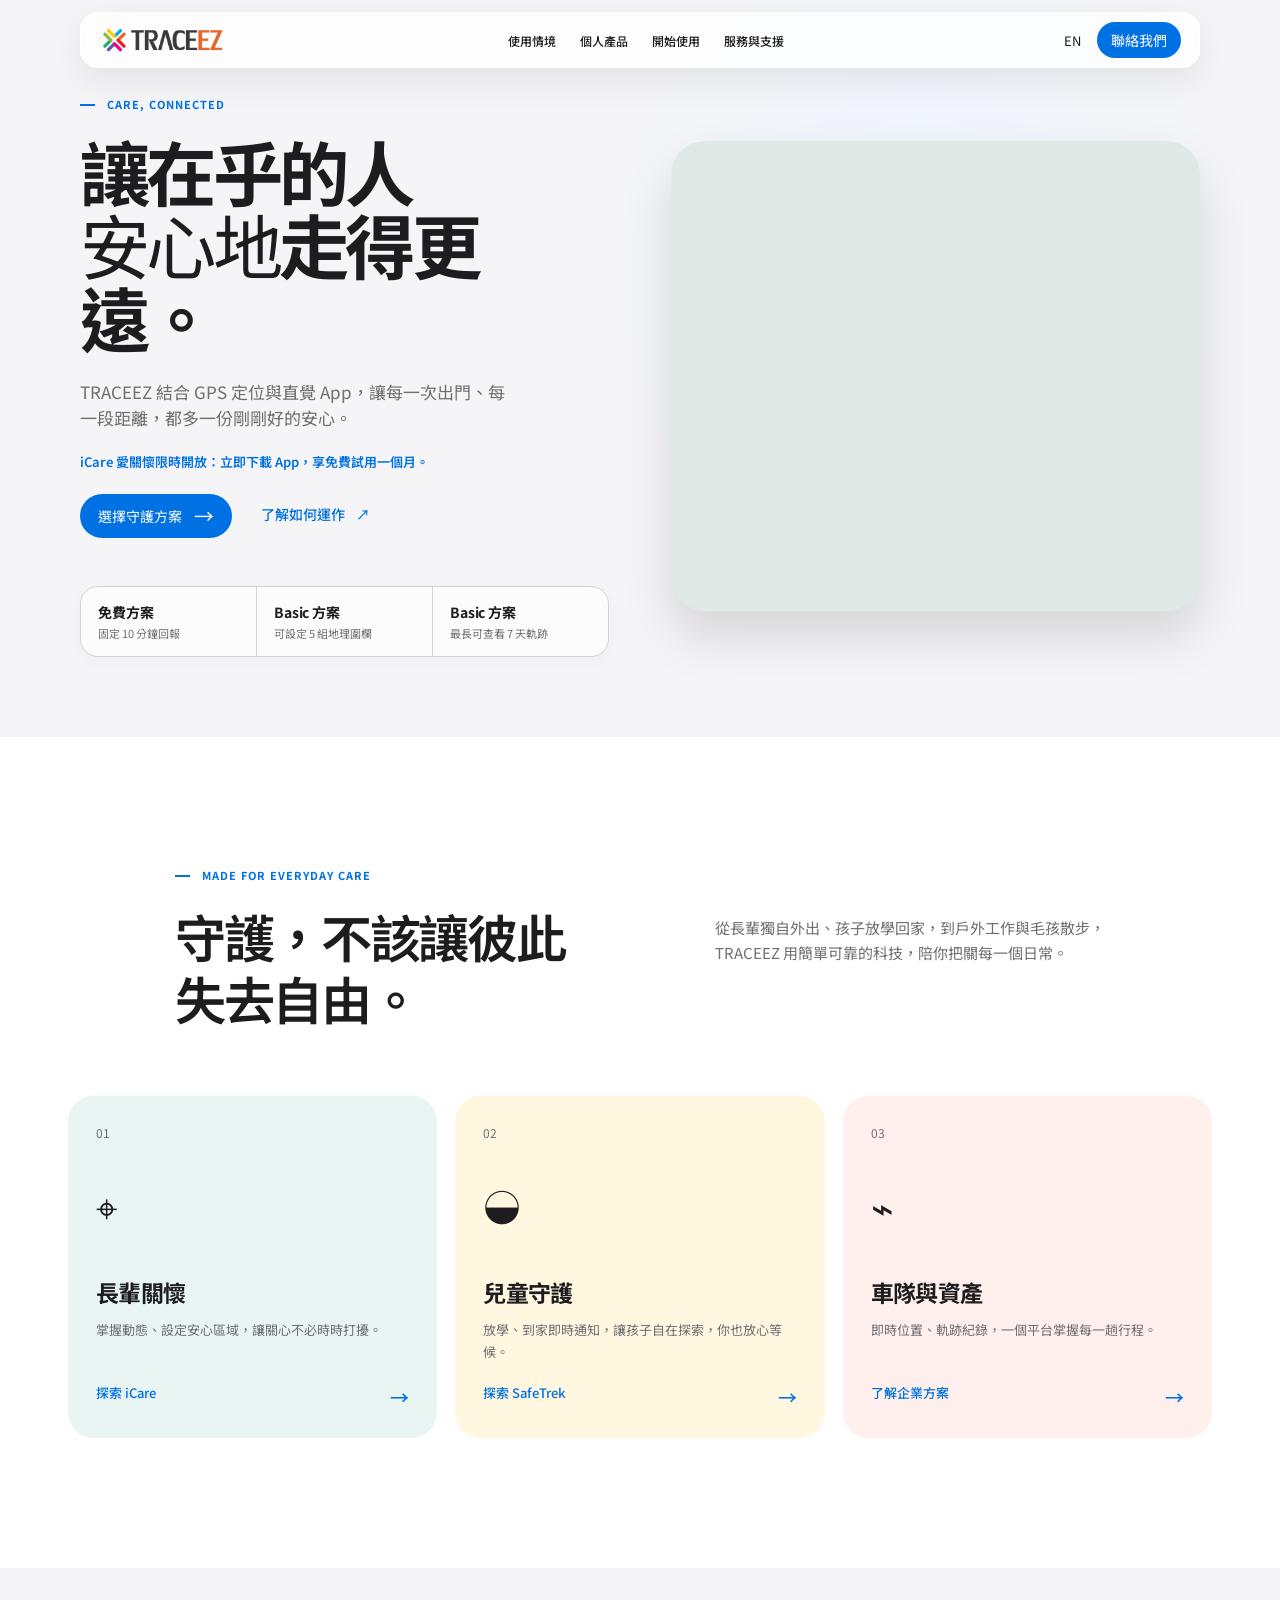
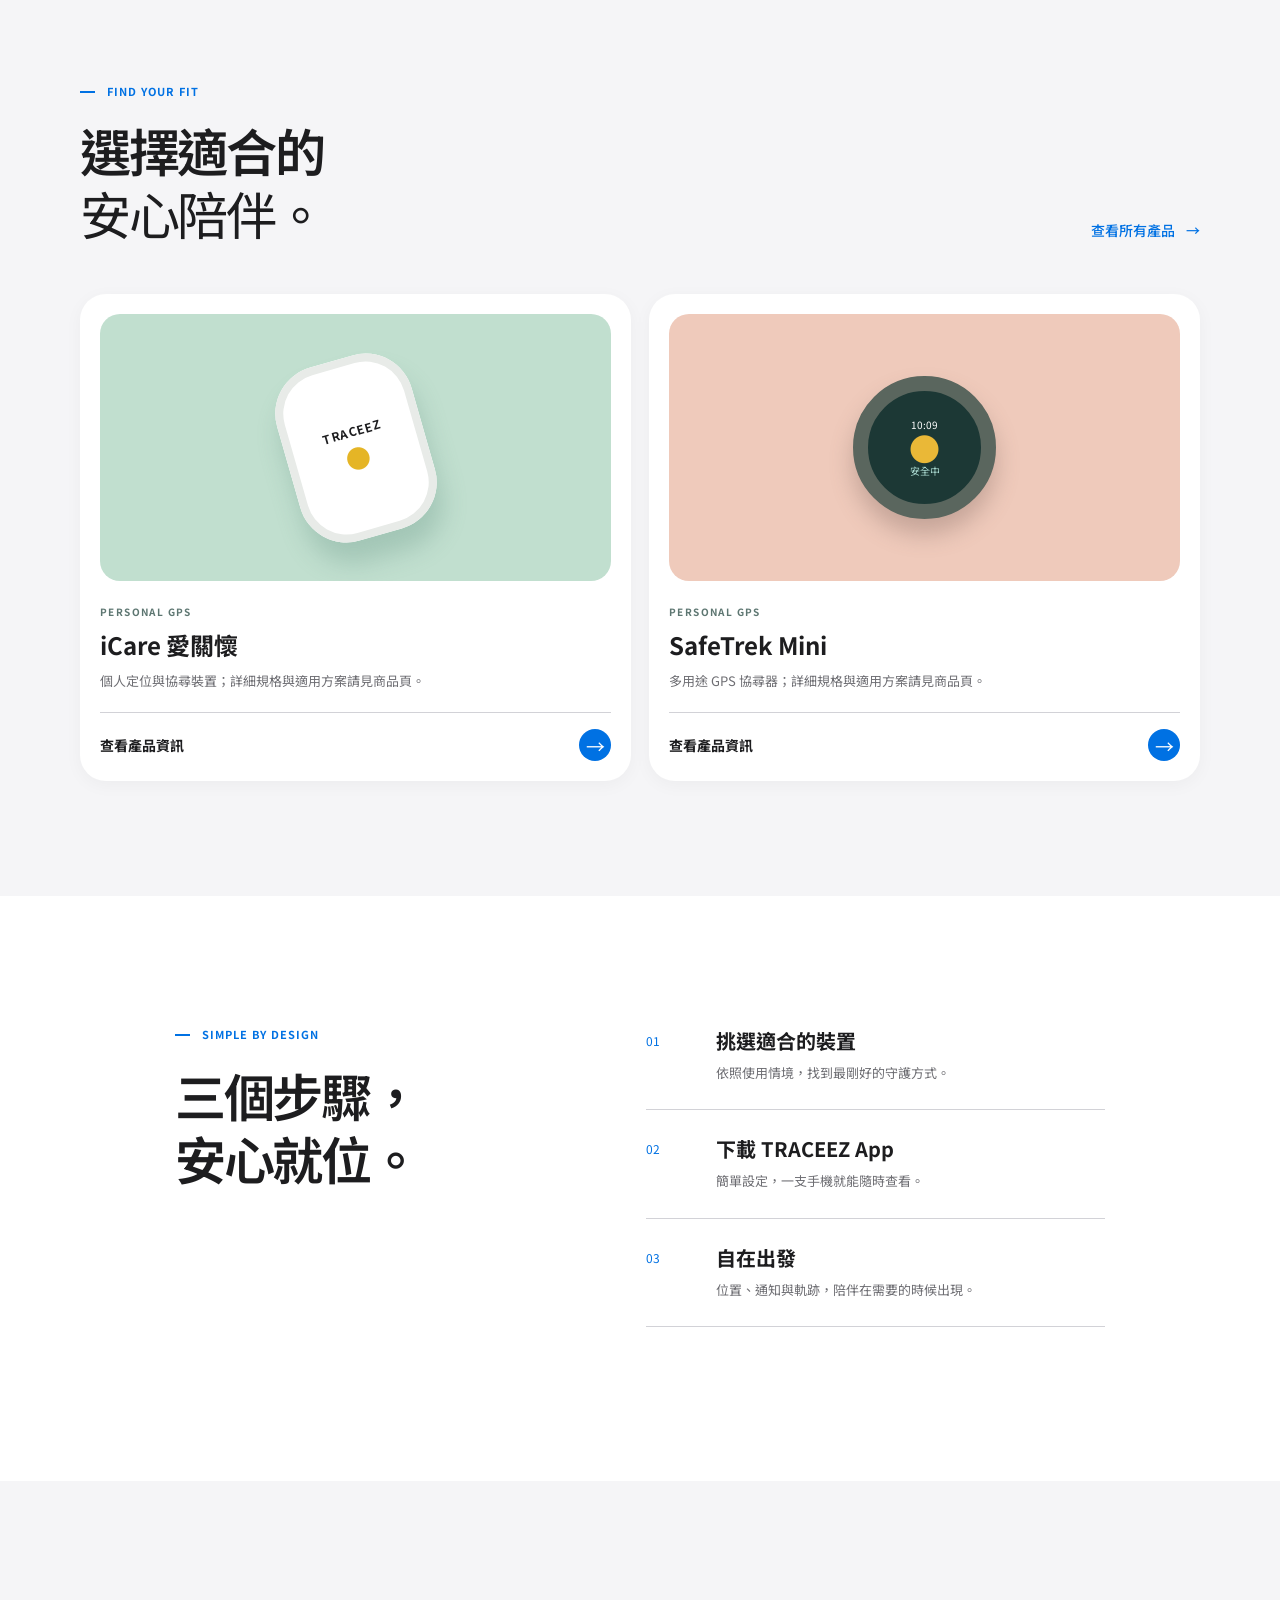
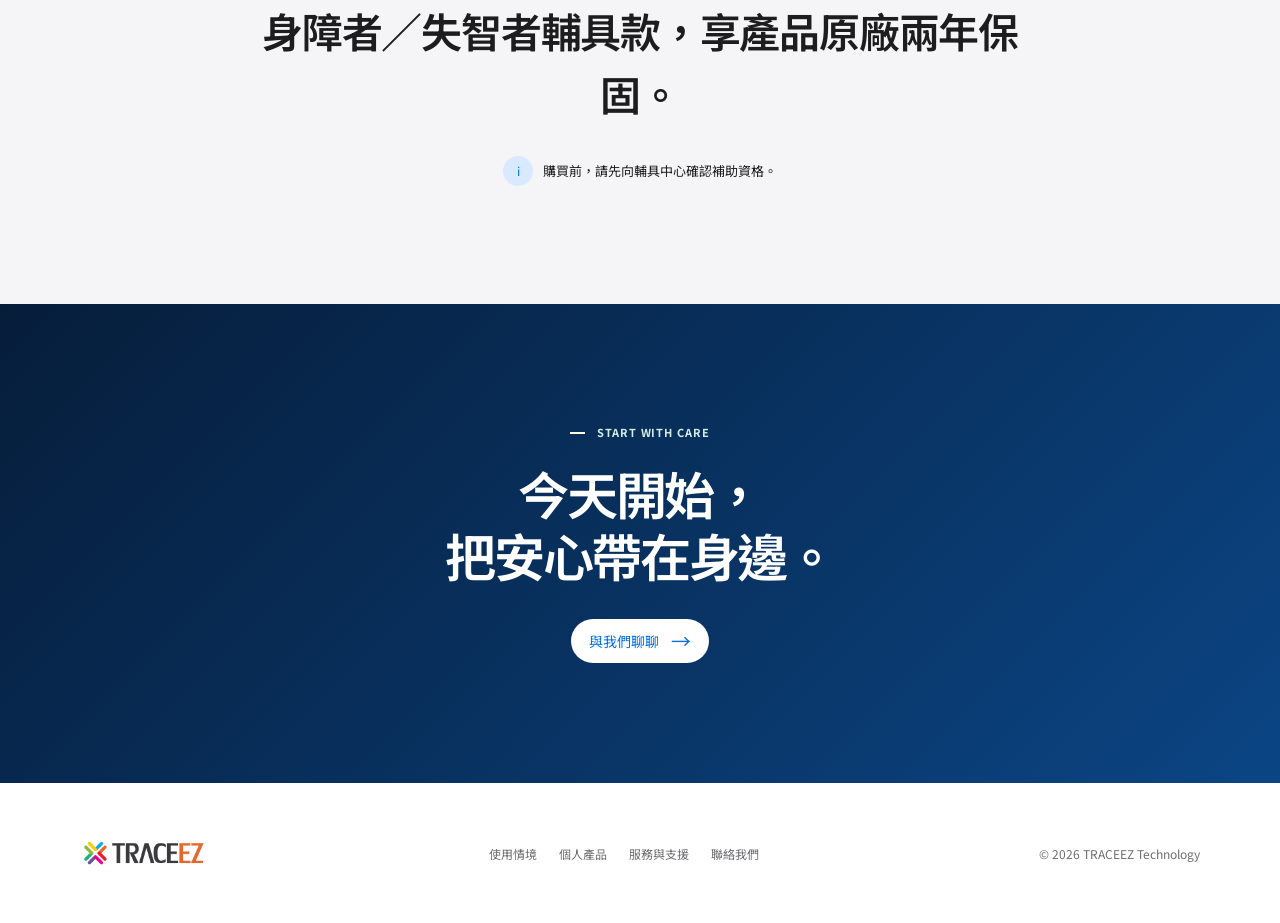
<file: index.html>
<!doctype html>
<html lang="zh-Hant">
  <head>
    <meta charset="UTF-8" />
    <meta name="viewport" content="width=device-width, initial-scale=1.0" />
    <meta name="description" content="TRACEEZ 讓定位守護更簡單、更安心。" />
    <title>TRACEEZ — 定位守護，安心在身邊</title>
    <link rel="preconnect" href="https://fonts.googleapis.com" />
    <link rel="preconnect" href="https://fonts.gstatic.com" crossorigin />
    <link href="https://fonts.googleapis.com/css2?family=DM+Sans:wght@400;500;600;700&family=Noto+Sans+TC:wght@400;500;600;700&display=swap" rel="stylesheet" />
    <link rel="stylesheet" href="styles.css" />
  </head>
  <body>
    <header class="site-header">
      <a class="brand" href="#top" aria-label="TRACEEZ 首頁"><img src="assets/traceez-logo.png" alt="TRACEEZ" /></a>
      <nav aria-label="主要導覽"><a href="#solutions">使用情境</a><a href="#products">個人產品</a><a href="#how">開始使用</a><a href="sitemap.html">服務與支援</a></nav>
      <div class="header-actions"><a class="locale" href="#">EN</a><a class="button button-small" href="#contact">聯絡我們</a></div>
      <button class="menu-button" aria-label="開啟選單" aria-expanded="false"><i></i><i></i></button>
    </header>
    <main id="top">
      <section class="hero">
        <div class="hero-copy">
          <p class="eyebrow"><span></span> CARE, CONNECTED</p>
          <h1>讓在乎的人<br /><em>安心地</em>走得更遠。</h1>
          <p class="hero-text">TRACEEZ 結合 GPS 定位與直覺 App，讓每一次出門、每一段距離，都多一份剛剛好的安心。</p>
          <p class="offer-note">iCare 愛關懷限時開放：立即下載 App，享免費試用一個月。</p>
          <div class="hero-actions"><a class="button" href="#products">選擇守護方案 <span>→</span></a><a class="text-link" href="#how">了解如何運作 <span>↗</span></a></div>
          <div class="trust trust-features"><div><strong>免費方案</strong><span>固定 10 分鐘回報</span></div><div><strong>Basic 方案</strong><span>可設定 5 組地理圍欄</span></div><div><strong>Basic 方案</strong><span>最長可查看 7 天軌跡</span></div></div>
        </div>
        <div class="hero-visual" aria-label="手機上的 TRACEEZ 定位 App 示意圖">
          <div class="sun"></div><div class="orb orb-one"></div><div class="orb orb-two"></div>
          <div class="route"><svg viewBox="0 0 700 560" aria-hidden="true"><path d="M95 408C159 270 261 464 335 319S475 208 596 143" fill="none" stroke="currentColor" stroke-width="2" stroke-dasharray="4 12"/></svg></div>
          <div class="location-pin pin-one"><span></span></div><div class="location-pin pin-two"><span></span></div>
          <div class="phone"><div class="speaker"></div><div class="phone-top"><span>9:41</span><b>●●●</b></div><div class="map"><span class="street street-a"></span><span class="street street-b"></span><span class="street street-c"></span><span class="street street-d"></span><div class="person-dot"><div>林媽媽</div></div></div><div class="phone-card"><span class="avatar">林</span><div><b>林媽媽</b><small>距離你 0.8 km</small></div><strong>安全</strong></div></div>
          <div class="device"><div class="device-ring"></div><div class="device-screen"><span>●</span></div></div>
          <div class="floating-card card-safe"><span class="status-dot"></span><div><b>已抵達安心區域</b><small>剛剛</small></div></div>
          <div class="floating-card card-battery"><span>⌁</span><div><b>電量充足</b><small>還可使用 3 天</small></div></div>
        </div>
      </section>
      <section class="intro" id="solutions"><p class="eyebrow"><span></span> MADE FOR EVERYDAY CARE</p><h2>守護，不該讓彼此<br />失去自由。</h2><p>從長輩獨自外出、孩子放學回家，到戶外工作與毛孩散步，TRACEEZ 用簡單可靠的科技，陪你把關每一個日常。</p></section>
      <section class="solution-grid">
        <article class="solution solution-teal"><p>01</p><div class="solution-icon">⌖</div><h3>長輩關懷</h3><p>掌握動態、設定安心區域，讓關心不必時時打擾。</p><a href="#products">探索 iCare <span>→</span></a></article>
        <article class="solution solution-yellow"><p>02</p><div class="solution-icon">◒</div><h3>兒童守護</h3><p>放學、到家即時通知，讓孩子自在探索，你也放心等候。</p><a href="#products">探索 SafeTrek <span>→</span></a></article>
        <article class="solution solution-pink"><p>03</p><div class="solution-icon">⌁</div><h3>車隊與資產</h3><p>即時位置、軌跡紀錄，一個平台掌握每一趟行程。</p><a href="#contact">了解企業方案 <span>→</span></a></article>
      </section>
      <section class="product-section" id="products"><div class="section-heading"><div><p class="eyebrow"><span></span> FIND YOUR FIT</p><h2>選擇適合的<br /><em>安心陪伴。</em></h2></div><a class="text-link" href="https://www.traceez.com/product/" target="_blank" rel="noreferrer">查看所有產品 <span>→</span></a></div><div class="product-grid"><article class="product-card"><div class="product-image tracker-one"><div class="tracker-face">TRACEEZ<span>●</span></div></div><p class="product-kind">PERSONAL GPS</p><h3>iCare 愛關懷</h3><p>個人定位與協尋裝置；詳細規格與適用方案請見商品頁。</p><div class="product-bottom"><strong>查看產品資訊</strong><a href="https://www.traceez.com/product/" target="_blank" rel="noreferrer" aria-label="查看 iCare 愛關懷產品資訊">→</a></div></article><article class="product-card"><div class="product-image tracker-two"><div class="watch-face"><small>10:09</small><b>●</b><span>安全中</span></div></div><p class="product-kind">PERSONAL GPS</p><h3>SafeTrek Mini</h3><p>多用途 GPS 協尋器；詳細規格與適用方案請見商品頁。</p><div class="product-bottom"><strong>查看產品資訊</strong><a href="https://www.traceez.com/product/" target="_blank" rel="noreferrer" aria-label="查看 SafeTrek Mini 產品資訊">→</a></div></article></div></section>
      <section class="how" id="how"><div><p class="eyebrow"><span></span> SIMPLE BY DESIGN</p><h2>三個步驟，<br />安心就位。</h2></div><ol><li><span>01</span><div><h3>挑選適合的裝置</h3><p>依照使用情境，找到最剛好的守護方式。</p></div></li><li><span>02</span><div><h3>下載 TRACEEZ App</h3><p>簡單設定，一支手機就能隨時查看。</p></div></li><li><span>03</span><div><h3>自在出發</h3><p>位置、通知與軌跡，陪伴在需要的時候出現。</p></div></li></ol></section>
      <section class="quote" id="stories"><p>身障者／失智者輔具款，享產品原廠兩年保固。</p><div><span class="quote-avatar">i</span><span>購買前，請先向輔具中心確認補助資格。</span></div></section>
      <section class="cta" id="contact"><p class="eyebrow"><span></span> START WITH CARE</p><h2>今天開始，<br />把安心帶在身邊。</h2><a class="button button-light" href="mailto:sales@traceez.com">與我們聊聊 <span>→</span></a></section>
    </main>
    <footer><a class="brand" href="#top" aria-label="TRACEEZ 首頁"><img src="assets/traceez-logo.png" alt="TRACEEZ" /></a><div><a href="#solutions">使用情境</a><a href="#products">個人產品</a><a href="sitemap.html">服務與支援</a><a href="#contact">聯絡我們</a></div><p>© 2026 TRACEEZ Technology</p></footer>
    <script src="script.js"></script>
  </body>
</html>
</file>
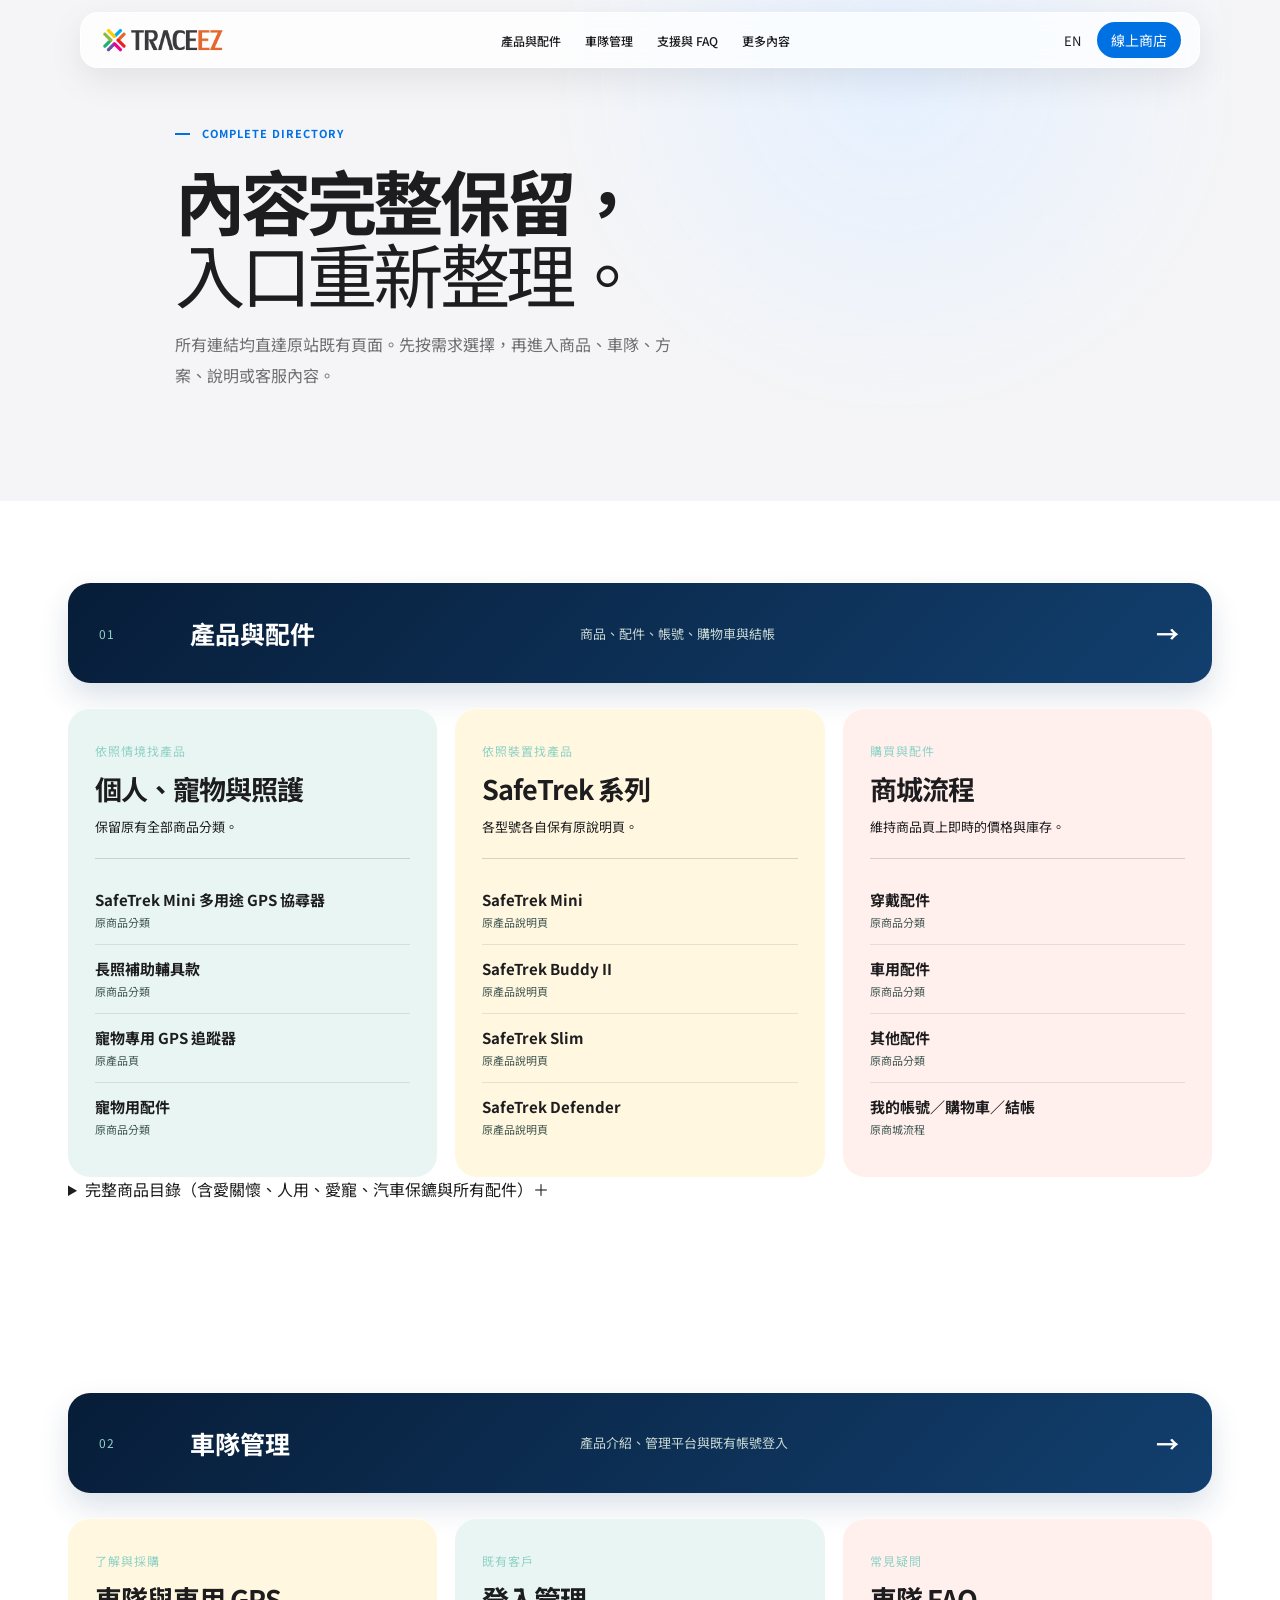
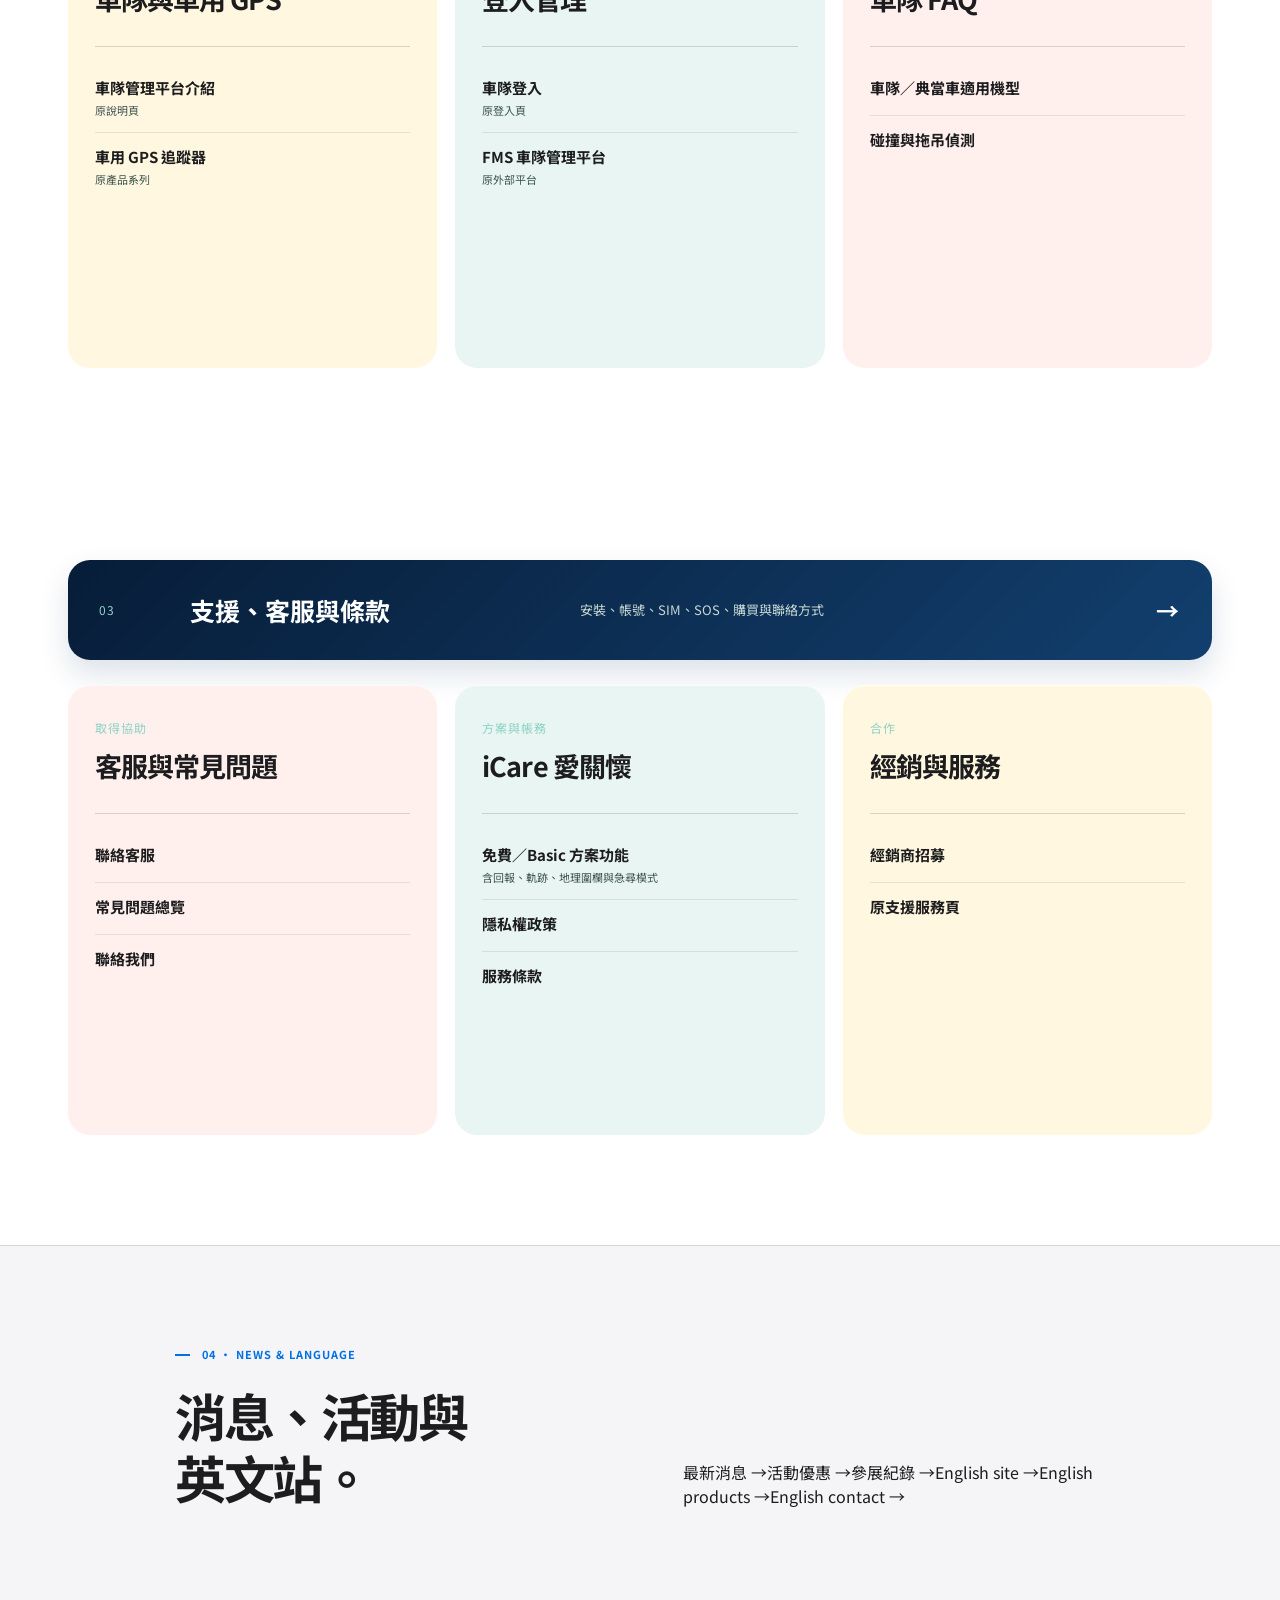
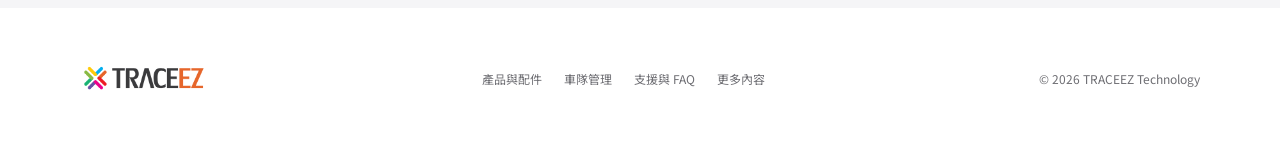
<file: sitemap.html>
<!doctype html>
<html lang="zh-Hant">
  <head>
    <meta charset="UTF-8" />
    <meta name="viewport" content="width=device-width, initial-scale=1.0" />
    <meta name="description" content="TRACEEZ 完整網站導覽：產品、車隊管理、支援、消息與英文站。" />
    <title>完整網站導覽 — TRACEEZ</title>
    <link rel="preconnect" href="https://fonts.googleapis.com" /><link rel="preconnect" href="https://fonts.gstatic.com" crossorigin />
    <link href="https://fonts.googleapis.com/css2?family=Noto+Sans+TC:wght@400;500;600;700&display=swap" rel="stylesheet" />
    <link rel="stylesheet" href="styles.css" />
  </head>
  <body class="sitemap-page">
    <header class="site-header">
      <a class="brand" href="index.html" aria-label="TRACEEZ 首頁"><img src="assets/traceez-logo.png" alt="TRACEEZ" /></a>
      <nav aria-label="主要導覽"><a href="#products">產品與配件</a><a href="#fleet">車隊管理</a><a href="#support">支援與 FAQ</a><a href="#more">更多內容</a></nav>
      <div class="header-actions"><a class="locale" href="https://www.traceez.com/en/" target="_blank" rel="noreferrer">EN</a><a class="button button-small" href="https://www.traceez.com/shop/" target="_blank" rel="noreferrer">線上商店</a></div>
      <button class="menu-button" aria-label="開啟選單" aria-expanded="false"><i></i><i></i></button>
    </header>
    <main>
      <section class="sitemap-hero"><p class="eyebrow"><span></span> COMPLETE DIRECTORY</p><h1>內容完整保留，<br /><em>入口重新整理。</em></h1><p>所有連結均直達原站既有頁面。先按需求選擇，再進入商品、車隊、方案、說明或客服內容。</p></section>
      <section class="sitemap-tree" id="products" aria-labelledby="products-title">
        <article class="site-root"><a href="https://www.traceez.com/shop/" target="_blank" rel="noreferrer"><span class="tree-kicker">01</span><strong id="products-title">產品與配件</strong><small>商品、配件、帳號、購物車與結帳</small><b>→</b></a></article>
        <div class="sitemap-columns">
          <section class="site-branch branch-care"><div class="branch-heading"><span>依照情境找產品</span><h2>個人、寵物與照護</h2><p>保留原有全部商品分類。</p></div><ul><li><a href="https://www.traceez.com/product-category/safetrek-mini-%e5%a4%9a%e7%94%a8%e9%80%94gps-%e5%8d%94%e5%b0%8b%e5%99%a8/" target="_blank" rel="noreferrer"><strong>SafeTrek Mini 多用途 GPS 協尋器</strong><small>原商品分類</small></a></li><li><a href="https://www.traceez.com/product-category/%e9%95%b7%e7%85%a7%e8%a3%9c%e5%8a%a9%e8%bc%94%e5%85%b7%e6%ac%be/" target="_blank" rel="noreferrer"><strong>長照補助輔具款</strong><small>原商品分類</small></a></li><li><a href="https://www.traceez.com/gpstracker_safetrekminiseries-2/" target="_blank" rel="noreferrer"><strong>寵物專用 GPS 追蹤器</strong><small>原產品頁</small></a></li><li><a href="https://www.traceez.com/product-category/%e5%af%b5%e7%89%a9%e7%94%a8%e9%85%8d%e4%bb%b6/" target="_blank" rel="noreferrer"><strong>寵物用配件</strong><small>原商品分類</small></a></li></ul></section>
          <section class="site-branch branch-business"><div class="branch-heading"><span>依照裝置找產品</span><h2>SafeTrek 系列</h2><p>各型號各自保有原說明頁。</p></div><ul><li><a href="https://www.traceez.com/gpstracker_safetrekminiseries/safetrekmini/" target="_blank" rel="noreferrer"><strong>SafeTrek Mini</strong><small>原產品說明頁</small></a></li><li><a href="https://www.traceez.com/gpstracker_safetrekminiseries/safetrek-kbuddyii/" target="_blank" rel="noreferrer"><strong>SafeTrek Buddy II</strong><small>原產品說明頁</small></a></li><li><a href="https://www.traceez.com/gpstracker_safetrekminiseries/safetrekslim/" target="_blank" rel="noreferrer"><strong>SafeTrek Slim</strong><small>原產品說明頁</small></a></li><li><a href="https://www.traceez.com/gpstracker_safetrekbuddyiiseries/safetrekdefender/" target="_blank" rel="noreferrer"><strong>SafeTrek Defender</strong><small>原產品說明頁</small></a></li></ul></section>
          <section class="site-branch branch-help"><div class="branch-heading"><span>購買與配件</span><h2>商城流程</h2><p>維持商品頁上即時的價格與庫存。</p></div><ul><li><a href="https://www.traceez.com/product-category/%e7%a9%bf%e6%88%b4%e9%85%8d%e4%bb%b6/" target="_blank" rel="noreferrer"><strong>穿戴配件</strong><small>原商品分類</small></a></li><li><a href="https://www.traceez.com/product-category/%e8%bb%8a%e7%94%a8%e9%85%8d%e4%bb%b6/" target="_blank" rel="noreferrer"><strong>車用配件</strong><small>原商品分類</small></a></li><li><a href="https://www.traceez.com/product-category/%e5%85%b6%e4%bb%96%e9%85%8d%e4%bb%b6/" target="_blank" rel="noreferrer"><strong>其他配件</strong><small>原商品分類</small></a></li><li><a href="https://www.traceez.com/account/" target="_blank" rel="noreferrer"><strong>我的帳號／購物車／結帳</strong><small>原商城流程</small></a></li></ul></section>
        </div>
        <details class="product-directory"><summary>完整商品目錄（含愛關懷、人用、愛寵、汽車保鑣與所有配件）<span>＋</span></summary><div><a href="https://www.traceez.com/shop/" target="_blank" rel="noreferrer">所有現行商品與方案</a><a href="https://www.traceez.com/product/safetrek-buddy-ii-4g-app%e7%89%88%e5%8f%af%e7%94%b3%e8%ab%8b%e9%95%b7%e7%85%a7%e8%a3%9c%e5%8a%a9%e8%bc%94%e5%85%b7%e6%ac%be-a-gps%e5%8d%94%e5%b0%8b%e5%99%a8-ai%e6%99%ba%e8%83%bd-%e8%a1%9b/" target="_blank" rel="noreferrer">SafeTrek Buddy II 4G APP 版（長照補助輔具款）</a><a href="https://www.traceez.com/product/safetrek-slim-app%e7%89%88%e6%84%9b%e9%97%9c%e6%87%b7%e5%8f%af%e7%94%b3%e8%ab%8b%e9%95%b7%e7%85%a7%e8%a3%9c%e5%8a%a9%e8%bc%94%e5%85%b7%e6%ac%be-a-gps%e5%8d%94%e5%b0%8b%e5%99%a8-ai%e6%99%ba%e8%83%bd/" target="_blank" rel="noreferrer">SafeTrek Slim APP 版（長照補助輔具款）</a><a href="https://www.traceez.com/product/safetrek-mini-app%e7%89%88%e6%84%9b%e9%97%9c%e6%87%b7%e4%ba%ba%e4%bd%bf%e7%94%a8-gps%e5%8d%94%e5%b0%8b%e5%99%a8-ai%e6%99%ba%e8%83%bd-%e8%a1%9b%e6%98%9f-%e5%be%ae%e5%9e%8b-%e5%ae%9a%e4%bd%8d/" target="_blank" rel="noreferrer">SafeTrek Mini APP 版愛關懷（人使用）</a><a href="https://www.traceez.com/product/safetrek-mini-app%e7%89%88%e6%84%9b%e5%af%b5%e5%af%b5%e7%89%a9%e4%bd%bf%e7%94%a8-gps%e5%8d%94%e5%b0%8b%e5%99%a8-ai%e6%99%ba%e8%83%bd-%e8%a1%9b%e6%98%9f-%e5%be%ae%e5%9e%8b-%e5%ae%9a%e4%bd%8d/" target="_blank" rel="noreferrer">SafeTrek Mini APP 版愛寵（寵物使用）</a><a href="https://www.traceez.com/gpstracker_safetrekbuddyiiseries/" target="_blank" rel="noreferrer">車用 GPS 追蹤器完整系列</a></div></details>
      </section>
      <section class="sitemap-tree sitemap-fleet" id="fleet" aria-labelledby="fleet-title"><article class="site-root"><a href="https://www.traceez.com/%e8%bb%8a%e9%9a%8a%e7%ae%a1%e7%90%86%e5%b9%b3%e5%8f%b0-safetrek%e6%b1%bd%e8%bb%8a%e4%bf%9d%e9%91%a3/" target="_blank" rel="noreferrer"><span class="tree-kicker">02</span><strong id="fleet-title">車隊管理</strong><small>產品介紹、管理平台與既有帳號登入</small><b>→</b></a></article><div class="sitemap-columns"><section class="site-branch branch-business"><div class="branch-heading"><span>了解與採購</span><h2>車隊與車用 GPS</h2></div><ul><li><a href="https://www.traceez.com/%e8%bb%8a%e9%9a%8a%e7%ae%a1%e7%90%86%e5%b9%b3%e5%8f%b0-safetrek%e6%b1%bd%e8%bb%8a%e4%bf%9d%e9%91%a3/" target="_blank" rel="noreferrer"><strong>車隊管理平台介紹</strong><small>原說明頁</small></a></li><li><a href="https://www.traceez.com/gpstracker_safetrekbuddyiiseries/" target="_blank" rel="noreferrer"><strong>車用 GPS 追蹤器</strong><small>原產品系列</small></a></li></ul></section><section class="site-branch branch-care"><div class="branch-heading"><span>既有客戶</span><h2>登入管理</h2></div><ul><li><a href="https://www.traceez.com/%e8%bb%8a%e9%9a%8a%e7%99%bb%e5%85%a5/" target="_blank" rel="noreferrer"><strong>車隊登入</strong><small>原登入頁</small></a></li><li><a href="https://icar.traceez.com/PROGRAM/login.aspx" target="_blank" rel="noreferrer"><strong>FMS 車隊管理平台</strong><small>原外部平台</small></a></li></ul></section><section class="site-branch branch-help"><div class="branch-heading"><span>常見疑問</span><h2>車隊 FAQ</h2></div><ul><li><a href="https://www.traceez.com/%e5%b8%b8%e8%a6%8b%e5%95%8f%e9%a1%8c/%e5%85%ac%e5%8f%b8%e8%bb%8a%e9%9a%8a%e7%ae%a1%e7%90%86%e3%80%81%e5%85%b8%e7%95%b6%e8%bb%8a%e7%ae%a1%e7%90%86%e7%ad%89%e6%87%89%e7%94%a8%e9%81%a9%e5%90%88%e4%bd%bf%e7%94%a8%e5%93%aa%e5%80%8b%e6%a9%9f/" target="_blank" rel="noreferrer"><strong>車隊／典當車適用機型</strong></a></li><li><a href="https://www.traceez.com/%e5%b8%b8%e8%a6%8b%e5%95%8f%e9%a1%8c/%e8%bb%8a%e7%94%a8gps%e5%ae%9a%e4%bd%8d%e5%99%a8%e4%b8%ad%e6%b1%bd%e8%bb%8a%e7%a2%b0%e6%92%9e%e5%81%b5%e6%b8%ac%e8%88%87%e6%8b%96%e5%90%8a%e5%81%b5%e6%b8%ac%e5%a6%82%e4%bd%95%e9%81%8b%e4%bd%9c/" target="_blank" rel="noreferrer"><strong>碰撞與拖吊偵測</strong></a></li></ul></section></div></section>
      <section class="sitemap-tree" id="support" aria-labelledby="support-title"><article class="site-root"><a href="https://www.traceez.com/contactus/service/" target="_blank" rel="noreferrer"><span class="tree-kicker">03</span><strong id="support-title">支援、客服與條款</strong><small>安裝、帳號、SIM、SOS、購買與聯絡方式</small><b>→</b></a></article><div class="sitemap-columns"><section class="site-branch branch-help"><div class="branch-heading"><span>取得協助</span><h2>客服與常見問題</h2></div><ul><li><a href="https://www.traceez.com/contactus/service/" target="_blank" rel="noreferrer"><strong>聯絡客服</strong></a></li><li><a href="https://www.traceez.com/%e5%b8%b8%e8%a6%8b%e5%95%8f%e9%a1%8c/" target="_blank" rel="noreferrer"><strong>常見問題總覽</strong></a></li><li><a href="https://www.traceez.com/contactus/" target="_blank" rel="noreferrer"><strong>聯絡我們</strong></a></li></ul></section><section class="site-branch branch-care"><div class="branch-heading"><span>方案與帳務</span><h2>iCare 愛關懷</h2></div><ul><li><a href="index.html#top"><strong>免費／Basic 方案功能</strong><small>含回報、軌跡、地理圍欄與急尋模式</small></a></li><li><a href="https://www.traceez.com/privacypolicy/" target="_blank" rel="noreferrer"><strong>隱私權政策</strong></a></li><li><a href="https://www.traceez.com/%e6%9c%8d%e5%8b%99%e6%a2%9d%e6%ac%be/" target="_blank" rel="noreferrer"><strong>服務條款</strong></a></li></ul></section><section class="site-branch branch-business"><div class="branch-heading"><span>合作</span><h2>經銷與服務</h2></div><ul><li><a href="https://www.traceez.com/contactus/partner/" target="_blank" rel="noreferrer"><strong>經銷商招募</strong></a></li><li><a href="https://www.traceez.com/support/" target="_blank" rel="noreferrer"><strong>原支援服務頁</strong></a></li></ul></section></div></section>
      <section class="sitemap-note" id="more"><p class="eyebrow"><span></span> 04 · NEWS &amp; LANGUAGE</p><h2>消息、活動與<br />英文站。</h2><div class="more-links"><a href="https://www.traceez.com/event/" target="_blank" rel="noreferrer">最新消息 →</a><a href="https://www.traceez.com/event/news/" target="_blank" rel="noreferrer">活動優惠 →</a><a href="https://www.traceez.com/event/activityrecord/" target="_blank" rel="noreferrer">參展紀錄 →</a><a href="https://www.traceez.com/en/" target="_blank" rel="noreferrer">English site →</a><a href="https://www.traceez.com/en/product-e/" target="_blank" rel="noreferrer">English products →</a><a href="https://www.traceez.com/en/contactus-e/" target="_blank" rel="noreferrer">English contact →</a></div></section>
    </main>
    <footer><a class="brand" href="index.html" aria-label="TRACEEZ 首頁"><img src="assets/traceez-logo.png" alt="TRACEEZ" /></a><div><a href="#products">產品與配件</a><a href="#fleet">車隊管理</a><a href="#support">支援與 FAQ</a><a href="#more">更多內容</a></div><p>© 2026 TRACEEZ Technology</p></footer><script src="script.js"></script>
  </body>
</html>
</file>
<file: styles.css>
:root{--ink:#132d2c;--muted:#5d6f6c;--cream:#f6f4ee;--teal:#a6ddd2;--yellow:#f6c845;--pink:#efaca0;--line:#d9dfd9}
*{box-sizing:border-box}
html{scroll-behavior:smooth}
body{margin:0;color:var(--ink);background:var(--cream);font-family:"DM Sans","Noto Sans TC",sans-serif}
a{color:inherit;text-decoration:none}
.announcement{height:35px;background:var(--ink);color:#fff;padding:0 max(28px,calc((100vw - 1200px)/2));display:flex;align-items:center;justify-content:space-between;font-size:12px}
.announcement p{margin:0}
.announcement a{opacity:.85}
.announcement span{margin-left:5px}
.site-header{height:84px;padding:0 max(28px,calc((100vw - 1200px)/2));display:flex;align-items:center;justify-content:space-between;border-bottom:1px solid rgba(19,45,44,.1);position:relative;background:var(--cream);z-index:2}
.brand{font-weight:700;font-size:19px;letter-spacing:-.8px;display:flex;align-items:center;gap:7px}
.brand-mark{width:22px;height:22px;border-radius:7px;background:var(--yellow);font-family:Georgia,serif;font-style:italic;display:grid;place-items:center;font-size:15px}
.site-header nav{display:flex;gap:31px;font-size:14px}
.site-header nav a{transition:opacity .2s}
.site-header nav a:hover{opacity:.55}
.header-actions{display:flex;align-items:center;gap:21px}
.locale{font-size:13px}
.button{display:inline-flex;align-items:center;gap:25px;background:var(--ink);color:white;border-radius:999px;padding:15px 20px 15px 23px;font-size:14px;transition:transform .25s,background .25s}
.button:hover{transform:translateY(-2px);background:#225553}
.button span{font-size:20px;line-height:12px}
.button-small{padding:10px 17px;font-size:13px}
.menu-button{display:none;border:0;background:transparent}
.hero{min-height:655px;padding:80px max(28px,calc((100vw - 1200px)/2)) 65px;display:grid;grid-template-columns:1fr 1fr;align-items:center;overflow:hidden}
.eyebrow{font-size:11px;letter-spacing:1.5px;font-weight:700;margin:0 0 22px;color:#49615d}
.eyebrow span{display:inline-block;width:18px;height:2px;vertical-align:middle;margin:-2px 8px 0 0;background:var(--yellow)}
h1,h2,h3,p{margin-top:0}
h1{font-size:clamp(45px,5.2vw,76px);line-height:1.16;letter-spacing:-3.8px;margin-bottom:25px;font-weight:600}
h1 em,h2 em{font-family:Georgia,"Noto Sans TC",serif;font-weight:400;color:#367e78}
.hero-text{font-family:"Noto Sans TC",sans-serif;font-size:16px;line-height:1.9;max-width:450px;color:var(--muted);margin-bottom:30px}
.hero-actions{display:flex;align-items:center;gap:29px}
.text-link{font-size:14px;border-bottom:1px solid var(--ink);padding-bottom:4px}
.text-link span{margin-left:8px}
.trust{margin-top:63px;display:flex;gap:34px}
.trust div{display:flex;flex-direction:column;gap:3px}
.trust strong{font-size:19px}
.trust span{font-size:11px;color:var(--muted)}
.hero-visual{height:500px;position:relative;border-radius:260px 260px 32px 32px;background:#c2e4d3;overflow:hidden}
.sun{position:absolute;width:500px;height:500px;border-radius:50%;background:#f5c94b;left:22%;top:-29%}
.orb{position:absolute;border-radius:50%;border:1px solid rgba(19,45,44,.2)}
.orb-one{width:330px;height:330px;left:25%;top:9%}
.orb-two{width:460px;height:460px;left:11%;top:-4%}
.route{position:absolute;inset:0;color:#40867d}
.location-pin{width:28px;height:28px;background:var(--pink);border:4px solid #fff;border-radius:50% 50% 50% 0;transform:rotate(-45deg);position:absolute;box-shadow:0 6px 13px #648f7b66}
.location-pin span{width:7px;height:7px;display:block;background:#fff;border-radius:50%;margin:6px}
.pin-one{left:16%;top:69%}
.pin-two{right:15%;top:23%}
.phone{position:absolute;height:394px;width:195px;background:#173430;border:7px solid #173430;border-radius:28px;left:38%;top:65px;box-shadow:0 22px 28px #245a4e55;transform:rotate(5deg);overflow:hidden}
.speaker{width:52px;height:5px;border-radius:9px;background:#173430;position:absolute;z-index:2;left:65px;top:8px}
.phone-top{height:38px;background:#f3ecde;padding:13px 12px 0;font-size:8px;display:flex;justify-content:space-between}
.map{height:233px;background:#f3ecde;position:relative;overflow:hidden}
.street{position:absolute;background:#d6d6c5;border-radius:9px;transform:rotate(-23deg)}
.street-a{width:300px;height:15px;top:69px;left:-42px}
.street-b{width:300px;height:10px;top:156px;left:-25px;transform:rotate(46deg)}
.street-c{width:280px;height:13px;top:112px;left:-60px;transform:rotate(7deg)}
.street-d{height:310px;width:13px;top:-40px;left:134px;transform:rotate(28deg)}
.person-dot{width:29px;height:29px;background:#e97669;border:6px solid #fff;border-radius:50%;position:absolute;left:85px;top:114px;box-shadow:0 2px 6px #5556}
.person-dot div{position:absolute;white-space:nowrap;font-size:9px;font-weight:bold;top:26px;left:-2px}
.phone-card{height:105px;background:#fff;padding:19px 12px;display:flex;align-items:center;gap:8px;font-size:11px}
.phone-card .avatar,.quote-avatar{height:30px;width:30px;border-radius:50%;display:grid;place-items:center;background:var(--yellow);font-size:12px}
.phone-card div{display:flex;flex-direction:column;gap:3px}
.phone-card small{font-size:8px;color:#65736f}
.phone-card strong{margin-left:auto;color:#278979;font-size:10px}
.device{position:absolute;width:115px;height:147px;background:#f5f1e7;border:8px solid #fff;border-radius:41px;right:8%;bottom:19px;transform:rotate(-17deg);box-shadow:0 14px 20px #37655944}
.device-ring{height:15px;width:50px;border:5px solid #9bd7cd;border-bottom:0;border-radius:30px 30px 0 0;position:absolute;top:-20px;left:25px}
.device-screen{width:66px;height:77px;background:#193b39;margin:26px auto;border-radius:23px;display:grid;place-items:center;color:#a8ded0}
.device-screen span{font-size:26px}
.floating-card{position:absolute;background:#fffcf5;border-radius:10px;padding:11px;display:flex;gap:9px;align-items:center;box-shadow:0 8px 20px #3e756766;font-size:10px}
.floating-card b,.floating-card small{display:block}
.floating-card small{color:#6a7974;font-size:8px;margin-top:3px}
.card-safe{top:91px;left:8px}
.status-dot{width:9px;height:9px;border-radius:50%;background:#62bbaa}
.card-battery{right:4px;bottom:147px}
.card-battery>span{font-size:21px;color:#e3a623}
.intro{padding:120px max(28px,calc((100vw - 990px)/2)) 64px;display:grid;grid-template-columns:1.1fr 1fr;column-gap:110px}
.intro .eyebrow{grid-column:1/-1}
.intro h2,.section-heading h2,.how h2,.cta h2{font-size:clamp(38px,4vw,58px);line-height:1.22;letter-spacing:-2.8px;font-weight:600;margin:0}
.intro>p:last-child{font-family:"Noto Sans TC";color:var(--muted);line-height:2;font-size:15px;margin:10px 0}
.solution-grid{max-width:1200px;margin:auto;padding:0 28px 120px;display:grid;grid-template-columns:repeat(3,1fr);gap:16px}
.solution{border-radius:5px;padding:25px 28px 30px;min-height:305px;display:flex;flex-direction:column}
.solution>p:first-child{font-size:12px;margin-bottom:35px}
.solution-icon{font-size:41px;margin-bottom:42px}
.solution h3{font-size:24px;margin-bottom:10px}
.solution>p{font-family:"Noto Sans TC";font-size:13px;line-height:1.75;margin-bottom:20px}
.solution a{font-size:13px;margin-top:auto}
.solution a span{float:right;font-size:19px}
.solution-teal{background:var(--teal)}
.solution-yellow{background:var(--yellow)}
.solution-pink{background:var(--pink)}
.product-section{background:#e9eee7;padding:110px max(28px,calc((100vw - 1200px)/2)) 120px}
.section-heading{display:flex;justify-content:space-between;align-items:end;margin-bottom:50px}
.section-heading .eyebrow{margin-bottom:20px}
.product-grid{display:grid;grid-template-columns:1fr 1fr;gap:18px}
.product-card{background:#fdfdf9;border-radius:5px;padding:22px 24px;position:relative}
.product-card .label{position:absolute;top:18px;left:18px;background:var(--yellow);padding:6px 10px;border-radius:15px;font-size:11px;z-index:1}
.product-image{height:267px;border-radius:3px;margin-bottom:23px;display:grid;place-items:center;overflow:hidden}
.tracker-one{background:#c1dfcf}
.tracker-two{background:#efcabb}
.tracker-face{width:140px;height:180px;border-radius:48px;background:#fff;box-shadow:inset 0 0 0 8px #e8ebe8,0 22px 25px #63938452;display:flex;align-items:center;justify-content:center;flex-direction:column;font-size:12px;font-weight:bold;letter-spacing:1px;transform:rotate(-16deg)}
.tracker-face span{font-size:25px;color:#e5b526}
.watch-face{height:143px;width:143px;background:#1c3835;border:15px solid #5a665e;border-radius:50%;box-shadow:0 15px 23px #71595355;display:flex;align-items:center;justify-content:center;flex-direction:column;color:white}
.watch-face small{font-size:10px}
.watch-face b{font-size:31px;color:#eab837;line-height:1}
.watch-face span{font-size:10px;color:#a8d7ce}
.product-kind{font-size:10px;letter-spacing:1.4px;color:#5d7671;margin-bottom:8px;font-weight:bold}
.product-card h3{font-size:24px;margin-bottom:8px}
.product-card>p:not(.product-kind){font-family:"Noto Sans TC";color:var(--muted);font-size:13px;margin-bottom:20px}
.product-bottom{border-top:1px solid var(--line);padding-top:16px;display:flex;align-items:center;justify-content:space-between;font-size:14px}
.product-bottom a{width:32px;height:32px;border-radius:50%;background:var(--ink);color:#fff;display:grid;place-items:center;font-size:19px}
.how{padding:125px max(28px,calc((100vw - 990px)/2));display:grid;grid-template-columns:.9fr 1.1fr;gap:95px}
.how ol{list-style:none;margin:0;padding:0}
.how li{display:grid;grid-template-columns:58px 1fr;gap:12px;padding:0 0 25px;margin-bottom:24px;border-bottom:1px solid var(--line)}
.how li span{font-size:12px;color:#4b8079;padding-top:6px}
.how h3{font-size:20px;margin-bottom:7px}
.how li p{font-family:"Noto Sans TC";font-size:13px;color:var(--muted);margin:0}
.quote{background:#f4c64b;padding:100px 28px;text-align:center}
.quote>p{font-family:Georgia,"Noto Sans TC",serif;font-size:clamp(26px,3.2vw,43px);line-height:1.55;max-width:880px;margin:0 auto 30px}
.quote div{display:flex;align-items:center;justify-content:center;gap:10px;font-size:13px}
.quote div span:last-child{display:flex;flex-direction:column;align-items:start;gap:2px}
.quote small{color:#735b15;font-size:11px}
.cta{background:#1c4441;color:white;text-align:center;padding:110px 28px}
.cta .eyebrow{color:#d5ede5}
.cta .eyebrow span{background:var(--yellow)}
.cta h2{margin-bottom:33px}
.button-light{background:#f5c948;color:var(--ink)}
.button-light:hover{background:#fff0a9}
footer{padding:48px max(28px,calc((100vw - 1200px)/2));display:flex;align-items:center;justify-content:space-between;font-size:12px}
footer>div{display:flex;gap:22px}
footer p{margin:0;color:var(--muted)}
@media(max-width:720px){.announcement{padding:0 18px}
.site-header{height:67px;padding:0 18px}
.site-header nav,.header-actions{display:none}
.menu-button{display:grid;gap:5px}
.menu-button i{display:block;width:23px;height:2px;background:var(--ink)}
.hero{padding:55px 22px 60px;grid-template-columns:1fr;gap:50px;min-height:0}
h1{font-size:48px;letter-spacing:-2.5px}
.hero-text{font-size:14px}
.hero-visual{height:390px}
.phone{height:315px;width:157px;left:31%;top:48px}
.map{height:186px}
.phone-card{height:82px}
.device{transform:scale(.75) rotate(-17deg);transform-origin:bottom right}
.floating-card{transform:scale(.84);transform-origin:left}
.card-battery{bottom:112px}
.trust{margin-top:42px;gap:18px}
.trust strong{font-size:16px}
.trust span{font-size:9px}
.intro{padding:80px 24px 45px;display:block}
.intro h2{margin-bottom:22px}
.solution-grid{display:block;padding:0 18px 75px}
.solution{margin-bottom:12px;min-height:245px}
.solution-icon{margin-bottom:25px}
.product-section{padding:75px 18px}
.section-heading{display:block}
.section-heading .text-link{display:inline-block;margin-top:20px}
.product-grid{grid-template-columns:1fr}
.product-image{height:210px}
.how{padding:75px 24px;display:block}
.how>div{margin-bottom:45px}
.quote{padding:72px 24px}
.cta{padding:80px 24px}
footer{padding:35px 20px;display:grid;gap:25px}
footer>div{order:3;flex-wrap:wrap}
footer p{order:2}
.announcement a{display:none}
}

@media(max-width:720px){.site-header nav.is-open{display:flex;position:absolute;top:66px;left:0;right:0;background:var(--cream);padding:18px;flex-direction:column;gap:17px;border-bottom:1px solid var(--line);box-shadow:0 12px 20px #17343014}
}

.brand img{display:block;width:137px;height:auto}
.brand:has(img){gap:0}

.sitemap-hero{padding:100px max(28px,calc((100vw - 990px)/2)) 83px;background:#e9eee7}
.sitemap-hero h1{font-size:clamp(46px,5.5vw,78px);margin-bottom:20px}
.sitemap-hero>p:last-child{max-width:510px;color:var(--muted);font-family:"Noto Sans TC",sans-serif;line-height:1.9}
.sitemap-tree{max-width:1200px;padding:85px 28px 115px;margin:auto}
.site-root{background:var(--ink);border-radius:6px;margin-bottom:25px}
.site-root a{min-height:106px;padding:25px 31px;color:#fff;display:grid;grid-template-columns:75px 1fr 1.5fr 25px;align-items:center;gap:16px}
.tree-kicker,.branch-heading>span{font-size:12px;color:#8fd2c6;letter-spacing:1px}
.site-root strong{font-size:25px}
.site-root small{font-family:"Noto Sans TC",sans-serif;color:#c7d7d2;font-size:13px}
.site-root b{font-size:23px}
.sitemap-columns{display:grid;grid-template-columns:repeat(3,1fr);gap:18px}
.site-branch{padding:29px 27px 25px;border-radius:6px;min-height:450px}
.branch-care{background:var(--teal)}
.branch-business{background:var(--yellow)}
.branch-help{background:var(--pink)}
.branch-heading{padding-bottom:20px;border-bottom:1px solid #1734302e}
.branch-heading h2{font-size:27px;margin:8px 0}
.branch-heading p{font-family:"Noto Sans TC",sans-serif;font-size:13px;line-height:1.7;margin:0}
.site-branch ul{padding:0;margin:17px 0 0;list-style:none}
.site-branch li{border-bottom:1px solid #1734301c}
.site-branch li:last-child{border:0}
.site-branch a{display:block;padding:13px 0}
.site-branch strong,.site-branch small{display:block}
.site-branch strong{font-size:15px;margin-bottom:4px}
.site-branch small{font-family:"Noto Sans TC",sans-serif;font-size:11px;color:#3f5651;line-height:1.55}
.sitemap-note{padding:100px max(28px,calc((100vw - 990px)/2)) 112px;background:#f6c845;display:grid;grid-template-columns:1fr 1fr;column-gap:85px;align-items:end}
.sitemap-note .eyebrow{grid-column:1/-1}
.sitemap-note h2{font-size:clamp(36px,4vw,55px);line-height:1.22;letter-spacing:-2.5px;margin:0}
.sitemap-note>p:not(.eyebrow){font-family:"Noto Sans TC",sans-serif;color:#4e471d;line-height:1.9;margin:0 0 24px}
.sitemap-note .button{grid-column:2;width:max-content}
@media(max-width:720px){.sitemap-hero{padding:70px 24px 58px}
.sitemap-tree{padding:55px 18px 70px}
.site-root a{padding:22px;display:flex;min-height:0;flex-wrap:wrap;gap:10px}
.site-root strong{font-size:21px}
.site-root small{width:100%;order:3}
.site-root b{margin-left:auto}
.sitemap-columns{grid-template-columns:1fr}
.site-branch{min-height:0}
.sitemap-note{display:block;padding:75px 24px}
.sitemap-note h2{margin-bottom:23px}
.sitemap-note .button{margin-top:3px}
}

/* Apple-inspired visual system: quiet hierarchy, material surfaces, and responsive feedback. */
:root{--ink:#1d1d1f;--muted:#6e6e73;--cream:#fff;--line:#d2d2d7;--blue:#0071e3;--soft:#f5f5f7;--teal:#e8f5f2;--yellow:#fff7df;--pink:#fff0ed}html{background:var(--soft);overscroll-behavior-y:none}
body{background:var(--cream);color:var(--ink);font-family:-apple-system,BlinkMacSystemFont,"SF Pro Text","Noto Sans TC",sans-serif;font-size:16px;font-optical-sizing:auto}
a{transition:color .2s ease,transform .2s ease,background .2s ease,box-shadow .2s ease}
.site-header{position:fixed;top:12px;left:0;right:0;margin:0 auto;width:min(1120px,calc(100% - 32px));height:56px;padding:0 18px;border:1px solid rgba(255,255,255,.72);border-radius:18px;background:rgba(255,255,255,.74);box-shadow:0 12px 35px rgba(0,0,0,.08);backdrop-filter:blur(22px) saturate(180%);z-index:20}
.site-header nav{gap:24px;font-size:12px;font-weight:500}.site-header nav a:hover,.locale:hover{color:var(--blue)}.brand img{width:128px}.header-actions{gap:16px}
.button{background:var(--blue);border-radius:980px;padding:12px 18px;font-size:14px;gap:12px;box-shadow:none}.button:hover{background:#0077ed;transform:scale(1.02)}.button:active{transform:scale(.97);transition-duration:100ms}.button-small{padding:8px 14px}
.hero{min-height:630px;padding:96px max(28px,calc((100vw - 1120px)/2)) 80px;gap:62px;background:radial-gradient(circle at 72% 35%,#edf5ff 0,transparent 31%),var(--soft)}.hero-copy{position:relative;z-index:1}.eyebrow{font-family:-apple-system,BlinkMacSystemFont,"SF Pro Text","Noto Sans TC",sans-serif;font-size:11px;letter-spacing:.09em;color:var(--blue)}.eyebrow span{background:var(--blue);width:15px}h1,h2,h3{color:var(--ink)}h1{font-size:clamp(48px,5.5vw,76px);line-height:1.04;letter-spacing:-.052em;font-weight:700}h1 em,h2 em{font-family:inherit;color:inherit;font-style:normal}.hero-text{font-family:inherit;font-size:17px;line-height:1.55;color:var(--muted);max-width:440px}.text-link{color:var(--blue);border:0;font-weight:500}
.hero-visual{height:470px;border-radius:34px;background:#dfe9e6 url("https://www.traceez.com/wp-content/uploads/2026/08/iCare%E6%84%9B%E9%97%9C%E6%87%B7%E7%B0%A1%E6%98%93%E7%89%88%E8%AA%AA%E6%98%8E.png") center/cover no-repeat;box-shadow:0 26px 50px rgba(0,0,0,.13)}.hero-visual>*{display:none}.trust{gap:0;margin-top:48px;border:1px solid var(--line);border-radius:18px;background:rgba(255,255,255,.72);overflow:hidden;box-shadow:0 4px 14px rgba(0,0,0,.03)}.trust div{padding:15px 17px;flex:1;min-width:0}.trust div+div{border-left:1px solid var(--line)}.trust strong{font-size:14px;letter-spacing:-.01em}.trust span{font-size:11px;color:var(--muted)}
.offer-note{margin:-9px 0 22px;color:var(--blue);font-size:13px;font-weight:600;line-height:1.5}
.intro{padding:130px max(28px,calc((100vw - 930px)/2)) 65px}.intro h2,.section-heading h2,.how h2,.cta h2{font-size:clamp(38px,4vw,56px);letter-spacing:-.045em}.intro>p:last-child,.solution>p,.product-card>p:not(.product-kind),.how li p{font-family:inherit;color:var(--muted);line-height:1.7}.solution-grid{gap:18px;padding-bottom:130px}.solution{min-height:290px;padding:28px;border-radius:26px;box-shadow:inset 0 1px rgba(255,255,255,.65)}.solution h3{font-size:23px;letter-spacing:-.03em}.solution a{color:var(--blue);font-weight:500}.solution-icon{font-size:38px}.product-section{background:var(--soft);padding:115px max(28px,calc((100vw - 1120px)/2))}.product-card{border-radius:26px;padding:20px;background:#fff;box-shadow:0 4px 18px rgba(0,0,0,.04)}.product-image{border-radius:20px}.product-bottom{border-color:var(--line)}.product-bottom a{background:var(--blue)}
.how{padding:130px max(28px,calc((100vw - 930px)/2))}.how li{border-color:var(--line)}.how li span{color:var(--blue)}.quote{background:var(--soft);padding:118px 28px}.quote>p{max-width:800px;color:var(--ink);font-family:inherit;font-weight:600;letter-spacing:-.03em}.quote-avatar{background:#d9e9ff;color:var(--blue)}.cta{background:linear-gradient(135deg,#061d3a,#0b4584);padding:120px 28px}.cta h2{color:#fff}.button-light{background:#fff;color:var(--blue)}.button-light:hover{background:#f5f5f7}footer{max-width:1120px;margin:auto;padding:42px 0;color:var(--muted)}footer a:hover{color:var(--blue)}
.sitemap-page .sitemap-hero{padding:125px max(28px,calc((100vw - 930px)/2)) 95px;background:radial-gradient(circle at 70% 15%,#e5f0ff,transparent 35%),var(--soft)}.sitemap-page .sitemap-hero h1{letter-spacing:-.055em}.sitemap-page .sitemap-tree{padding:82px 28px 110px}.site-root{border-radius:22px;background:linear-gradient(135deg,#071d38,#123f6e);box-shadow:0 14px 30px rgba(0,51,102,.14)}.site-root a{min-height:100px}.sitemap-columns{gap:18px}.site-branch{border-radius:22px;box-shadow:inset 0 1px rgba(255,255,255,.7)}.branch-heading h2{letter-spacing:-.035em}.sitemap-note{background:var(--soft);padding:100px max(28px,calc((100vw - 930px)/2));border-top:1px solid var(--line)}.sitemap-note .button{background:var(--blue);color:#fff}
@media(max-width:720px){.site-header{top:8px;width:calc(100% - 20px);margin-top:8px;border-radius:16px}.brand img{width:114px}.hero{padding:72px 22px 55px;gap:36px}.hero-visual{height:320px;border-radius:26px}.trust{margin-top:35px}.trust div{padding:12px 10px}.trust strong{font-size:12px}.trust span{font-size:9px}.solution{border-radius:20px}.product-card{border-radius:20px}.sitemap-page .sitemap-hero{padding:82px 24px 62px}}
@media(prefers-reduced-motion:reduce){*,*::before,*::after{scroll-behavior:auto!important;transition-duration:.01ms!important;animation-duration:.01ms!important}}
</file>
